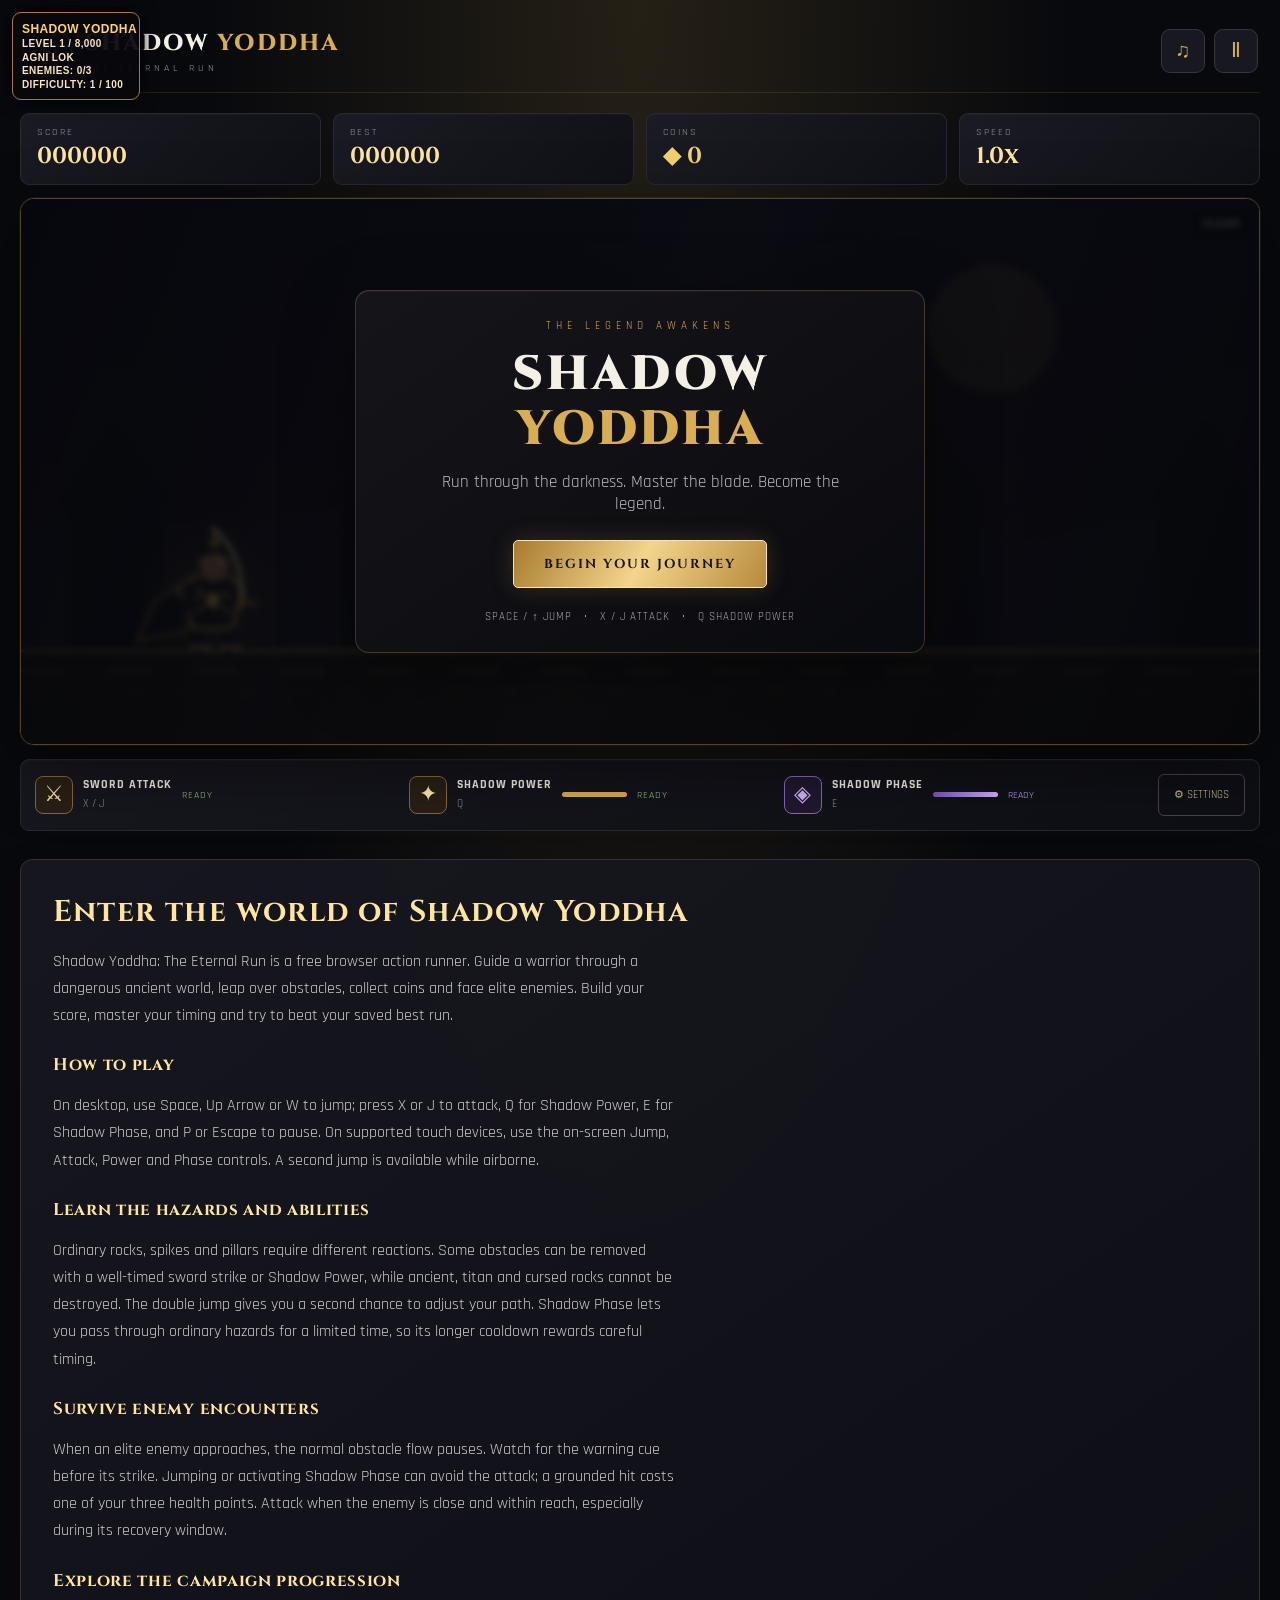
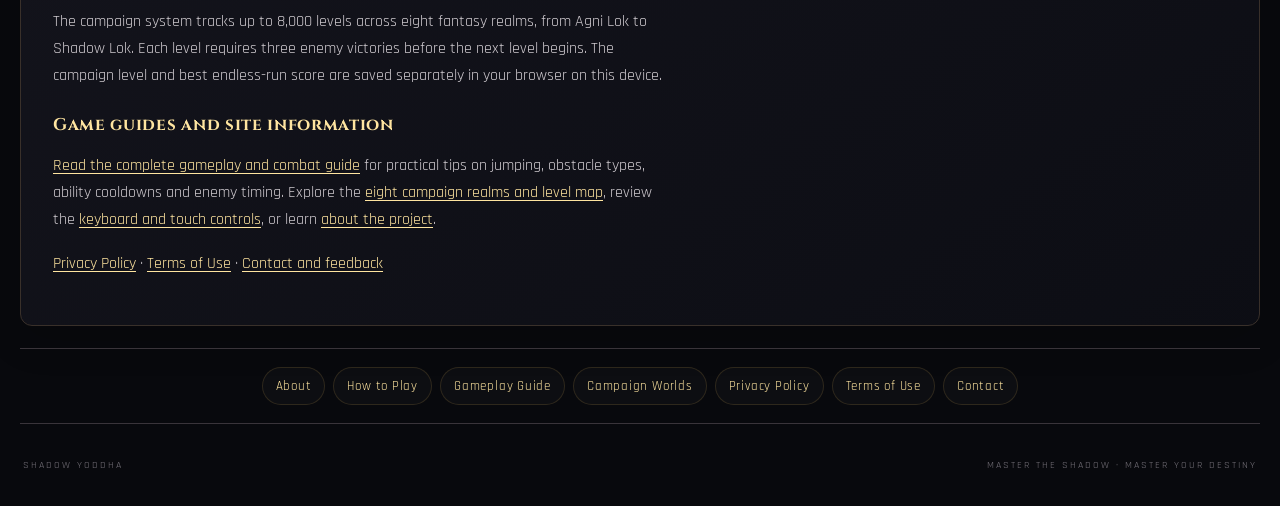
<file: index.html>
<!DOCTYPE html>
<html lang="en">
<head>
  <meta charset="UTF-8">
  <meta name="viewport" content="width=device-width, initial-scale=1.0, viewport-fit=cover">
  <meta name="theme-color" content="#090a0e">
  <meta name="description" content="Play Shadow Yoddha: The Eternal Run, a free browser action runner. Jump, collect coins, fight elite enemies and master shadow abilities on desktop or mobile.">
  <link rel="canonical" href="https://www.shadowyoddha.games/">
  <link rel="stylesheet" href="site-pages.css">
  <title>Shadow Yoddha | The Eternal Run</title>
  <link rel="stylesheet" href="style.css">
  <script async src="https://pagead2.googlesyndication.com/pagead/js/adsbygoogle.js?client=ca-pub-4497669558668906"
     crossorigin="anonymous"></script>
</head>
<body>
  <main class="game-shell">
    <header class="topbar">
      <div class="brand">
        <div class="brand-symbol">ॐ</div>
        <div>
          <h1>SHADOW <span>YODDHA</span></h1>
          <p>THE ETERNAL RUN</p>
        </div>
      </div>
      <div class="top-actions">
        <button id="soundBtn" class="icon-btn" aria-label="Toggle sound">♫</button>
        <button id="pauseBtn" class="icon-btn" aria-label="Pause game">Ⅱ</button>
      </div>
    </header>

    <section class="hud">
      <div class="stat"><small>SCORE</small><strong id="score">000000</strong></div>
      <div class="stat"><small>BEST</small><strong id="best">000000</strong></div>
      <div class="stat coins-stat"><small>COINS</small><strong>◆ <span id="coins">0</span></strong></div>
      <div class="stat"><small>SPEED</small><strong id="speed">1.0x</strong></div>
    </section>

    <section class="stage">
      <canvas id="game" width="1000" height="440"></canvas>
      <div id="battleHud" class="battle-hud hidden">
        <div class="battle-title">⚔ ELITE ENEMY ENCOUNTER</div>
        <div class="enemy-name" id="enemyName">SHADOW DEMON</div>
        <div class="enemy-health-track"><div id="enemyHealthFill"></div></div>
        <div class="battle-instruction">DEFEAT THE ENEMY TO CONTINUE YOUR JOURNEY</div>
        <div id="playerHealth" class="player-health">♥ ♥ ♥</div>
        <div id="comboDisplay" class="combo-display">COMBO x1</div>
      </div>

      <div id="startScreen" class="overlay">
        <div class="overlay-card">
          <div class="eyebrow">THE LEGEND AWAKENS</div>
          <h2>SHADOW <span>YODDHA</span></h2>
          <p>Run through the darkness. Master the blade. Become the legend.</p>
          <button id="startBtn" class="primary-btn">BEGIN YOUR JOURNEY</button>
          <div class="controls-hint">SPACE / ↑ JUMP &nbsp; • &nbsp; X / J ATTACK &nbsp; • &nbsp; Q SHADOW POWER</div>
        </div>
      </div>

      <div id="pauseScreen" class="overlay hidden">
        <div class="overlay-card">
          <div class="eyebrow">THE BATTLE WAITS</div>
          <h2>GAME <span>PAUSED</span></h2>
          <button id="resumeBtn" class="primary-btn">RESUME</button>
          <button id="pauseRestartBtn" class="secondary-btn">RESTART RUN</button>
        </div>
      </div>

      <div id="gameOverScreen" class="overlay hidden">
        <div class="overlay-card">
          <div class="eyebrow">YOUR JOURNEY ENDS</div>
          <h2>GAME <span>OVER</span></h2>
          <div class="result-grid">
            <div><small>YOUR SCORE</small><strong id="finalScore">0</strong></div>
            <div><small>BEST SCORE</small><strong id="finalBest">0</strong></div>
            <div><small>COINS</small><strong id="finalCoins">0</strong></div>
          </div>
          <button id="againBtn" class="primary-btn">RISE AGAIN</button>
        </div>
      </div>

      <div id="settingsScreen" class="overlay hidden">
        <div class="overlay-card settings-card">
          <div class="eyebrow">CUSTOMIZE YOUR JOURNEY</div>
          <h2>GAME <span>SETTINGS</span></h2>
          <label class="setting-row">Sound effects <input id="soundToggle" type="checkbox" checked></label>
          <label class="setting-row">Visual effects <input id="effectsToggle" type="checkbox" checked></label>
          <button id="closeSettingsBtn" class="primary-btn">DONE</button>
        </div>
      </div>
    </section>

    <section class="ability-bar">
      <div class="ability">
        <div class="ability-icon">⚔</div>
        <div class="ability-info"><strong>SWORD ATTACK</strong><small>X / J</small></div>
        <span class="ready">READY</span>
      </div>
      <div class="ability">
        <div class="ability-icon power-icon">✦</div>
        <div class="ability-info"><strong>SHADOW POWER</strong><small>Q</small></div>
        <div class="cooldown-track"><div id="powerFill"></div></div>
        <span id="powerStatus">READY</span>
      </div>

      <div class="ability phase-ability">
        <div class="ability-icon">◈</div>
        <div class="ability-info"><strong>SHADOW PHASE</strong><small>E</small></div>
        <div class="cooldown-track"><div id="phaseFill"></div></div>
        <span id="phaseStatus">READY</span>
      </div>
      <button id="settingsBtn" class="settings-button">⚙ SETTINGS</button>
    </section>

    <section class="mobile-controls" id="deviceControls" aria-label="Touch game controls">
      <button id="mobileJump" aria-label="Jump">JUMP</button>
      <button id="mobileAttack" aria-label="Sword attack">ATTACK</button>
      <button id="mobilePower" aria-label="Activate Shadow Power">POWER</button>
      <button id="mobilePhase" aria-label="Activate Shadow Phase">PHASE</button>
      <button id="mobileDodge" aria-label="Dodge">DODGE</button>
    </section>

    <section class="site-content" aria-label="About the game">
      <h2>Enter the world of Shadow Yoddha</h2>
      <p>Shadow Yoddha: The Eternal Run is a free browser action runner. Guide a warrior through a dangerous ancient world, leap over obstacles, collect coins and face elite enemies. Build your score, master your timing and try to beat your saved best run.</p>
      <h3>How to play</h3>
      <p>On desktop, use Space, Up Arrow or W to jump; press X or J to attack, Q for Shadow Power, E for Shadow Phase, and P or Escape to pause. On supported touch devices, use the on-screen Jump, Attack, Power and Phase controls. A second jump is available while airborne.</p>
      <h3>Learn the hazards and abilities</h3>
      <p>Ordinary rocks, spikes and pillars require different reactions. Some obstacles can be removed with a well-timed sword strike or Shadow Power, while ancient, titan and cursed rocks cannot be destroyed. The double jump gives you a second chance to adjust your path. Shadow Phase lets you pass through ordinary hazards for a limited time, so its longer cooldown rewards careful timing.</p>
      <h3>Survive enemy encounters</h3>
      <p>When an elite enemy approaches, the normal obstacle flow pauses. Watch for the warning cue before its strike. Jumping or activating Shadow Phase can avoid the attack; a grounded hit costs one of your three health points. Attack when the enemy is close and within reach, especially during its recovery window.</p>
      <h3>Explore the campaign progression</h3>
      <p>The campaign system tracks up to 8,000 levels across eight fantasy realms, from Agni Lok to Shadow Lok. Each level requires three enemy victories before the next level begins. The campaign level and best endless-run score are saved separately in your browser on this device.</p>
      <h3>Game guides and site information</h3>
      <p><a href="gameplay-guide.html">Read the complete gameplay and combat guide</a> for practical tips on jumping, obstacle types, ability cooldowns and enemy timing. Explore the <a href="campaign-worlds.html">eight campaign realms and level map</a>, review the <a href="how-to-play.html">keyboard and touch controls</a>, or learn <a href="about.html">about the project</a>.</p>
      <p><a href="privacy-policy.html">Privacy Policy</a> · <a href="terms.html">Terms of Use</a> · <a href="contact.html">Contact and feedback</a></p>
    </section>
    <nav class="site-nav" aria-label="Site information">
      <a href="about.html">About</a>
      <a href="how-to-play.html">How to Play</a>
      <a href="gameplay-guide.html">Gameplay Guide</a>
      <a href="campaign-worlds.html">Campaign Worlds</a>
      <a href="privacy-policy.html">Privacy Policy</a>
      <a href="terms.html">Terms of Use</a>
      <a href="contact.html">Contact</a>
    </nav>
    <footer>
      <span>SHADOW YODDHA</span>
      <span>MASTER THE SHADOW · MASTER YOUR DESTINY</span>
    </footer>
  </main>
  <script src="src/main.js"></script>
  <script src="weather.js" defer></script>
  <script src="src/systems/Progression.js" defer></script>
</body>
</html>
</file>
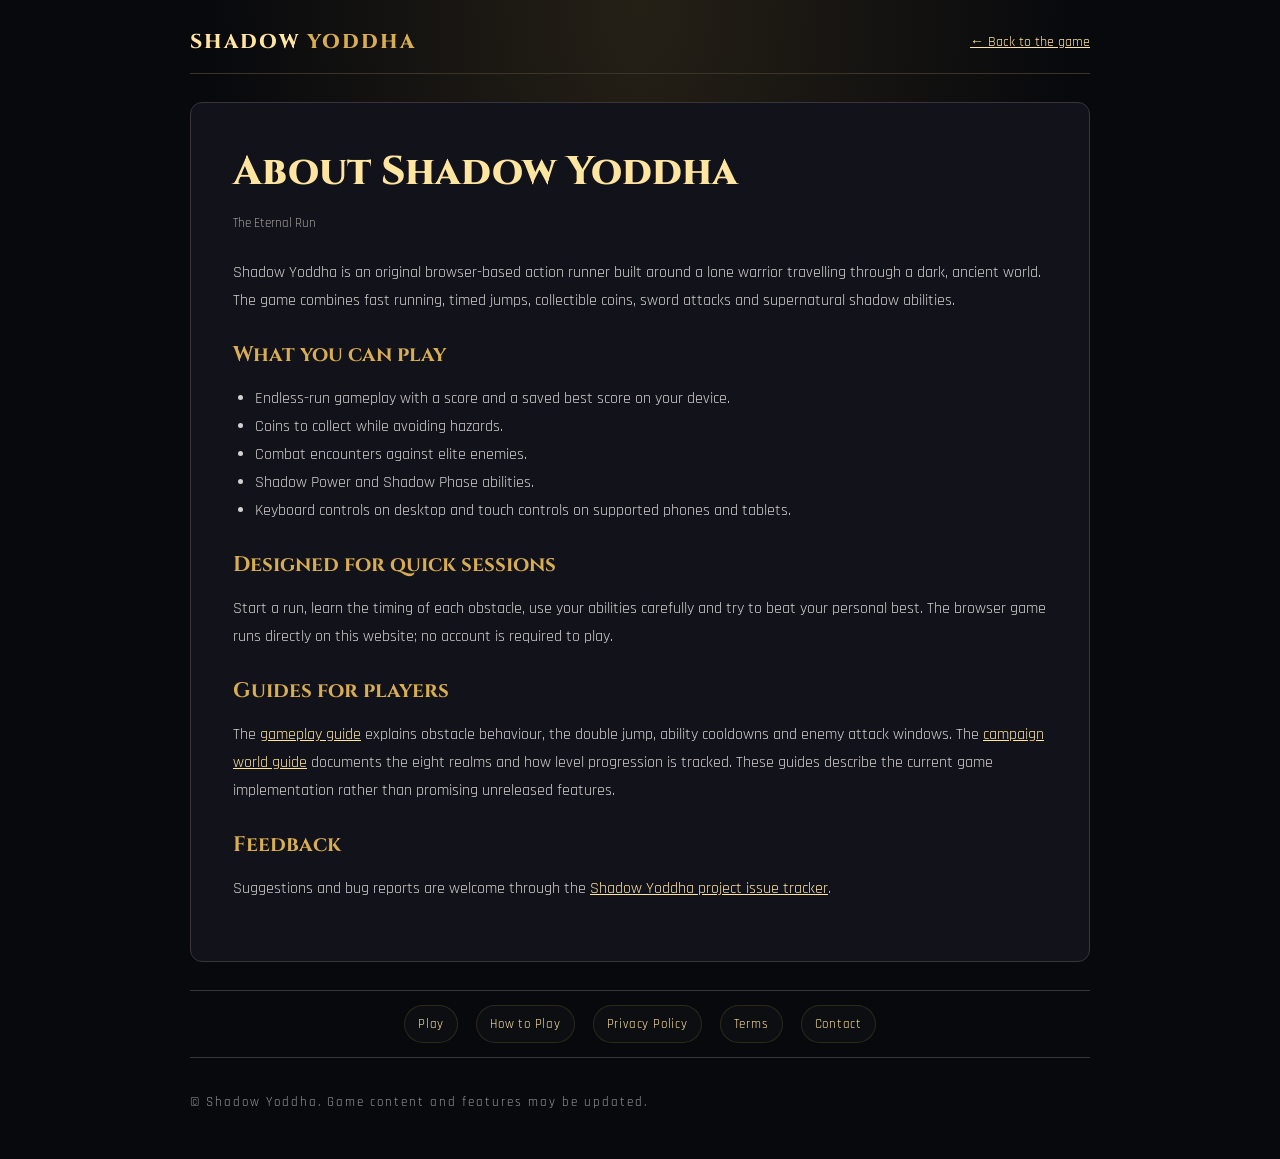
<file: about.html>
<!doctype html>
<html lang="en"><head><meta charset="utf-8"><meta name="viewport" content="width=device-width,initial-scale=1"><meta name="theme-color" content="#090a0e"><meta name="description" content="Discover Shadow Yoddha, an original browser action runner featuring a shadow warrior, combat encounters, coins and endless-run challenges."><title>About Shadow Yoddha</title><link rel="stylesheet" href="style.css"><link rel="stylesheet" href="site-pages.css"></head>
<body class="site-page"><div class="site-page-wrap"><header class="site-page-header"><a class="site-brand" href="index.html">SHADOW <span>YODDHA</span></a><a class="back-link" href="index.html">← Back to the game</a></header>
<main><h1>About Shadow Yoddha</h1><p class="updated">The Eternal Run</p>
<p>Shadow Yoddha is an original browser-based action runner built around a lone warrior travelling through a dark, ancient world. The game combines fast running, timed jumps, collectible coins, sword attacks and supernatural shadow abilities.</p>
<h2>What you can play</h2><ul><li>Endless-run gameplay with a score and a saved best score on your device.</li><li>Coins to collect while avoiding hazards.</li><li>Combat encounters against elite enemies.</li><li>Shadow Power and Shadow Phase abilities.</li><li>Keyboard controls on desktop and touch controls on supported phones and tablets.</li></ul>
<h2>Designed for quick sessions</h2><p>Start a run, learn the timing of each obstacle, use your abilities carefully and try to beat your personal best. The browser game runs directly on this website; no account is required to play.</p><h2>Guides for players</h2><p>The <a href="gameplay-guide.html">gameplay guide</a> explains obstacle behaviour, the double jump, ability cooldowns and enemy attack windows. The <a href="campaign-worlds.html">campaign world guide</a> documents the eight realms and how level progression is tracked. These guides describe the current game implementation rather than promising unreleased features.</p>
<h2>Feedback</h2><p>Suggestions and bug reports are welcome through the <a href="https://github.com/ajaymishra14/Shadow-Yoddha-Game/issues" target="_blank" rel="noopener noreferrer">Shadow Yoddha project issue tracker</a>.</p></main>
<nav class="site-nav"><a href="index.html">Play</a><a href="how-to-play.html">How to Play</a><a href="privacy-policy.html">Privacy Policy</a><a href="terms.html">Terms</a><a href="contact.html">Contact</a></nav><footer>© Shadow Yoddha. Game content and features may be updated.</footer></div></body></html>
</file>
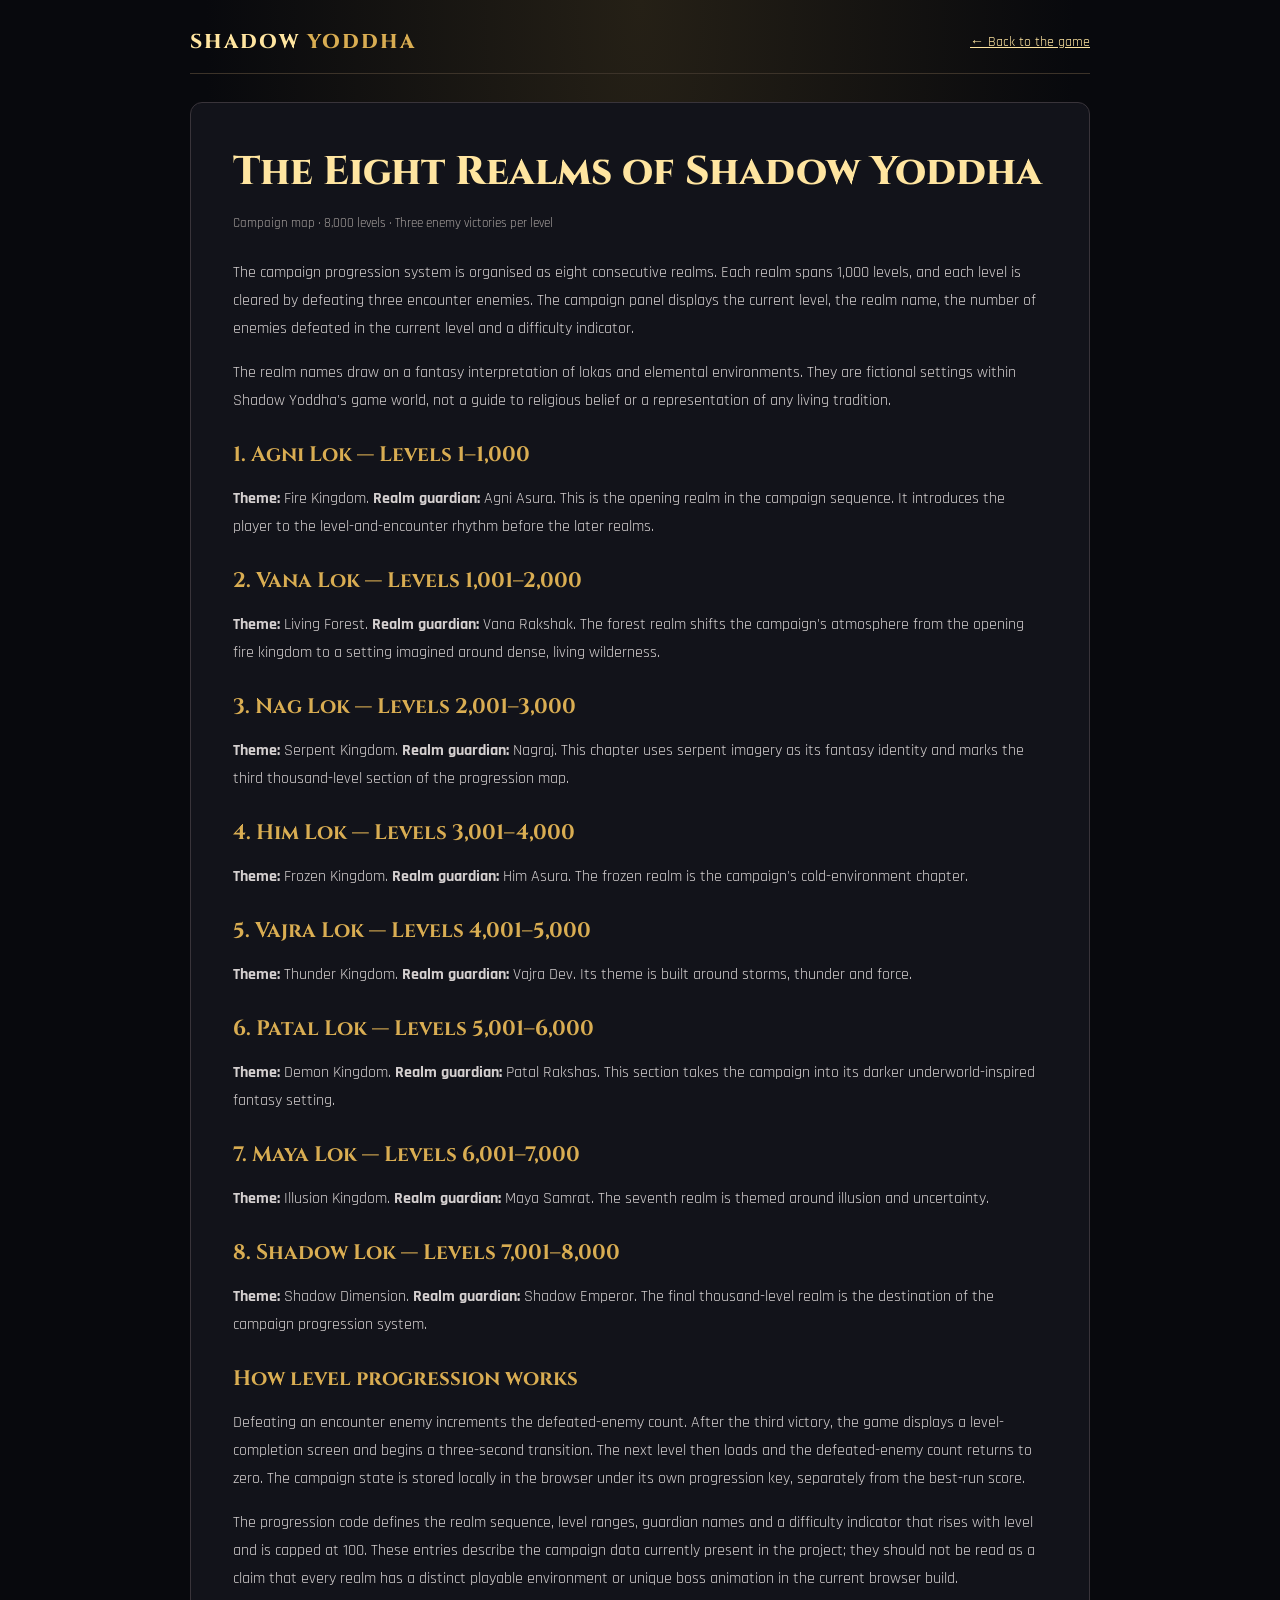
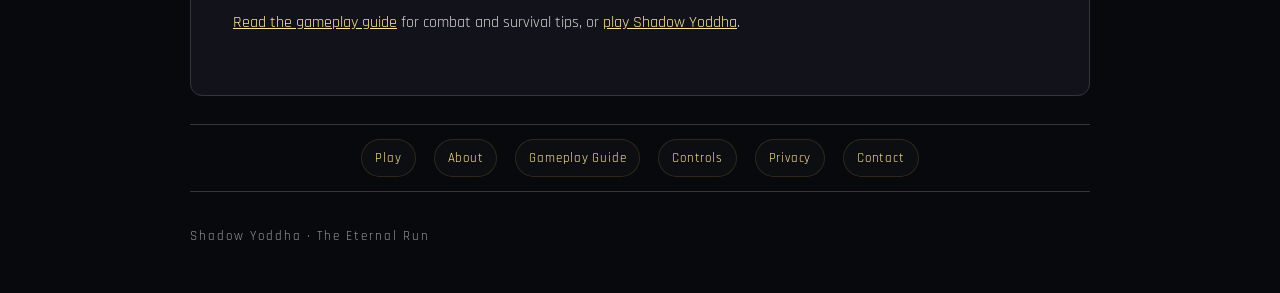
<file: campaign-worlds.html>
<!doctype html>
<html lang="en"><head><meta charset="utf-8"><meta name="viewport" content="width=device-width,initial-scale=1"><meta name="description" content="Explore the eight campaign realms and level progression planned in Shadow Yoddha: The Eternal Run."><meta name="theme-color" content="#090a0e"><link rel="canonical" href="https://www.shadowyoddha.games/campaign-worlds.html"><title>Campaign Worlds | Shadow Yoddha</title><link rel="stylesheet" href="style.css"><link rel="stylesheet" href="site-pages.css"></head>
<body class="site-page"><div class="site-page-wrap"><header class="site-page-header"><a class="site-brand" href="index.html">SHADOW <span>YODDHA</span></a><a class="back-link" href="index.html">← Back to the game</a></header>
<main><h1>The Eight Realms of Shadow Yoddha</h1><p class="updated">Campaign map · 8,000 levels · Three enemy victories per level</p>
<p>The campaign progression system is organised as eight consecutive realms. Each realm spans 1,000 levels, and each level is cleared by defeating three encounter enemies. The campaign panel displays the current level, the realm name, the number of enemies defeated in the current level and a difficulty indicator.</p>
<p>The realm names draw on a fantasy interpretation of lokas and elemental environments. They are fictional settings within Shadow Yoddha's game world, not a guide to religious belief or a representation of any living tradition.</p>
<section><h2>1. Agni Lok — Levels 1–1,000</h2><p><strong>Theme:</strong> Fire Kingdom. <strong>Realm guardian:</strong> Agni Asura. This is the opening realm in the campaign sequence. It introduces the player to the level-and-encounter rhythm before the later realms.</p></section>
<section><h2>2. Vana Lok — Levels 1,001–2,000</h2><p><strong>Theme:</strong> Living Forest. <strong>Realm guardian:</strong> Vana Rakshak. The forest realm shifts the campaign's atmosphere from the opening fire kingdom to a setting imagined around dense, living wilderness.</p></section>
<section><h2>3. Nag Lok — Levels 2,001–3,000</h2><p><strong>Theme:</strong> Serpent Kingdom. <strong>Realm guardian:</strong> Nagraj. This chapter uses serpent imagery as its fantasy identity and marks the third thousand-level section of the progression map.</p></section>
<section><h2>4. Him Lok — Levels 3,001–4,000</h2><p><strong>Theme:</strong> Frozen Kingdom. <strong>Realm guardian:</strong> Him Asura. The frozen realm is the campaign's cold-environment chapter.</p></section>
<section><h2>5. Vajra Lok — Levels 4,001–5,000</h2><p><strong>Theme:</strong> Thunder Kingdom. <strong>Realm guardian:</strong> Vajra Dev. Its theme is built around storms, thunder and force.</p></section>
<section><h2>6. Patal Lok — Levels 5,001–6,000</h2><p><strong>Theme:</strong> Demon Kingdom. <strong>Realm guardian:</strong> Patal Rakshas. This section takes the campaign into its darker underworld-inspired fantasy setting.</p></section>
<section><h2>7. Maya Lok — Levels 6,001–7,000</h2><p><strong>Theme:</strong> Illusion Kingdom. <strong>Realm guardian:</strong> Maya Samrat. The seventh realm is themed around illusion and uncertainty.</p></section>
<section><h2>8. Shadow Lok — Levels 7,001–8,000</h2><p><strong>Theme:</strong> Shadow Dimension. <strong>Realm guardian:</strong> Shadow Emperor. The final thousand-level realm is the destination of the campaign progression system.</p></section>
<h2>How level progression works</h2><p>Defeating an encounter enemy increments the defeated-enemy count. After the third victory, the game displays a level-completion screen and begins a three-second transition. The next level then loads and the defeated-enemy count returns to zero. The campaign state is stored locally in the browser under its own progression key, separately from the best-run score.</p>
<p>The progression code defines the realm sequence, level ranges, guardian names and a difficulty indicator that rises with level and is capped at 100. These entries describe the campaign data currently present in the project; they should not be read as a claim that every realm has a distinct playable environment or unique boss animation in the current browser build.</p>
<p><a href="gameplay-guide.html">Read the gameplay guide</a> for combat and survival tips, or <a href="index.html">play Shadow Yoddha</a>.</p></main>
<nav class="site-nav"><a href="index.html">Play</a><a href="about.html">About</a><a href="gameplay-guide.html">Gameplay Guide</a><a href="how-to-play.html">Controls</a><a href="privacy-policy.html">Privacy</a><a href="contact.html">Contact</a></nav><footer>Shadow Yoddha · The Eternal Run</footer></div></body></html>
</file>
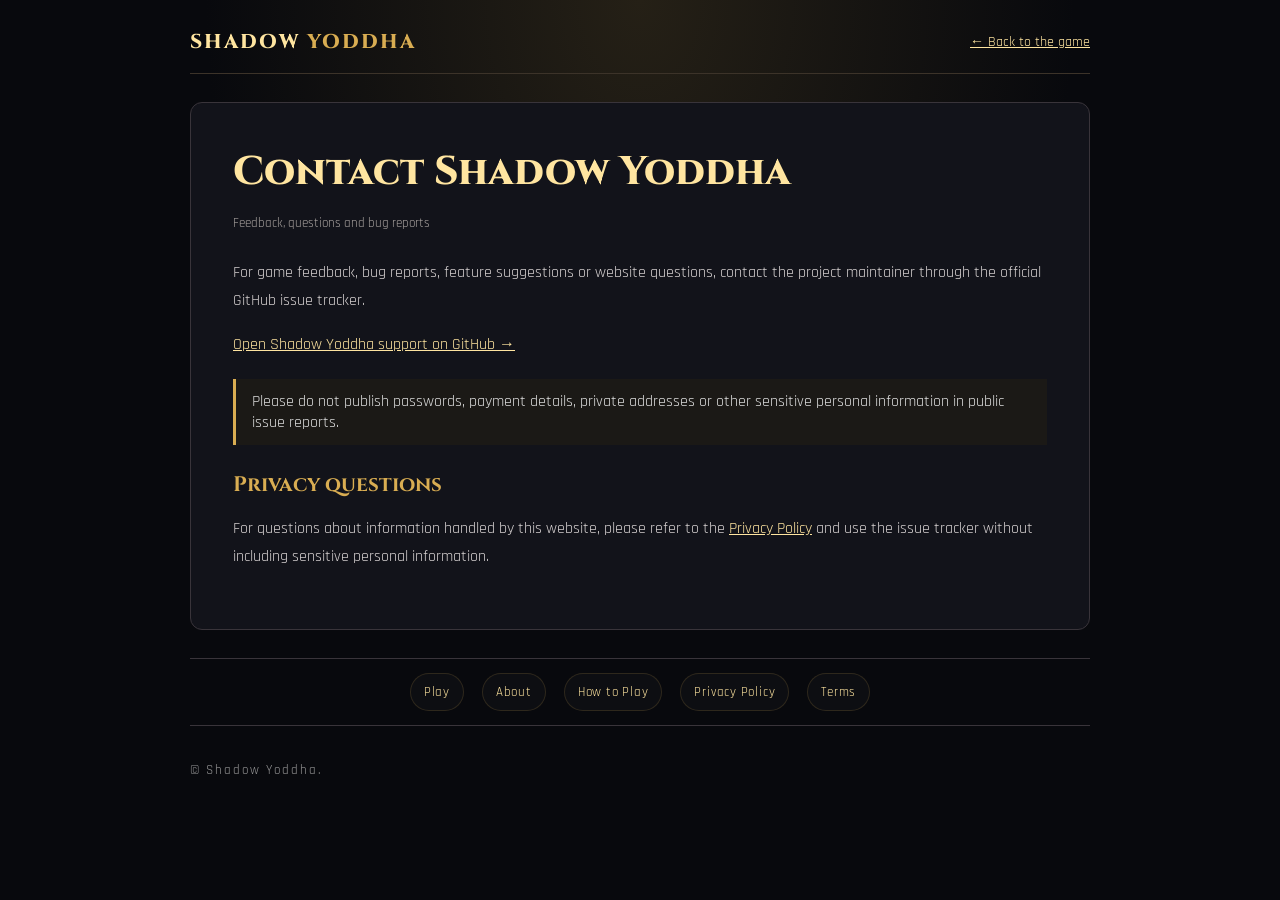
<file: contact.html>
<!doctype html>
<html lang="en"><head><meta charset="utf-8"><meta name="viewport" content="width=device-width,initial-scale=1"><meta name="theme-color" content="#090a0e"><meta name="description" content="Contact the Shadow Yoddha project maintainer with feedback, questions or bug reports."><title>Contact | Shadow Yoddha</title><link rel="stylesheet" href="style.css"><link rel="stylesheet" href="site-pages.css"></head>
<body class="site-page"><div class="site-page-wrap"><header class="site-page-header"><a class="site-brand" href="index.html">SHADOW <span>YODDHA</span></a><a class="back-link" href="index.html">← Back to the game</a></header>
<main><h1>Contact Shadow Yoddha</h1><p class="updated">Feedback, questions and bug reports</p><p>For game feedback, bug reports, feature suggestions or website questions, contact the project maintainer through the official GitHub issue tracker.</p><p><a href="https://github.com/ajaymishra14/Shadow-Yoddha-Game/issues" target="_blank" rel="noopener noreferrer">Open Shadow Yoddha support on GitHub →</a></p><div class="notice">Please do not publish passwords, payment details, private addresses or other sensitive personal information in public issue reports.</div><h2>Privacy questions</h2><p>For questions about information handled by this website, please refer to the <a href="privacy-policy.html">Privacy Policy</a> and use the issue tracker without including sensitive personal information.</p></main>
<nav class="site-nav"><a href="index.html">Play</a><a href="about.html">About</a><a href="how-to-play.html">How to Play</a><a href="privacy-policy.html">Privacy Policy</a><a href="terms.html">Terms</a></nav><footer>© Shadow Yoddha.</footer></div></body></html>
</file>
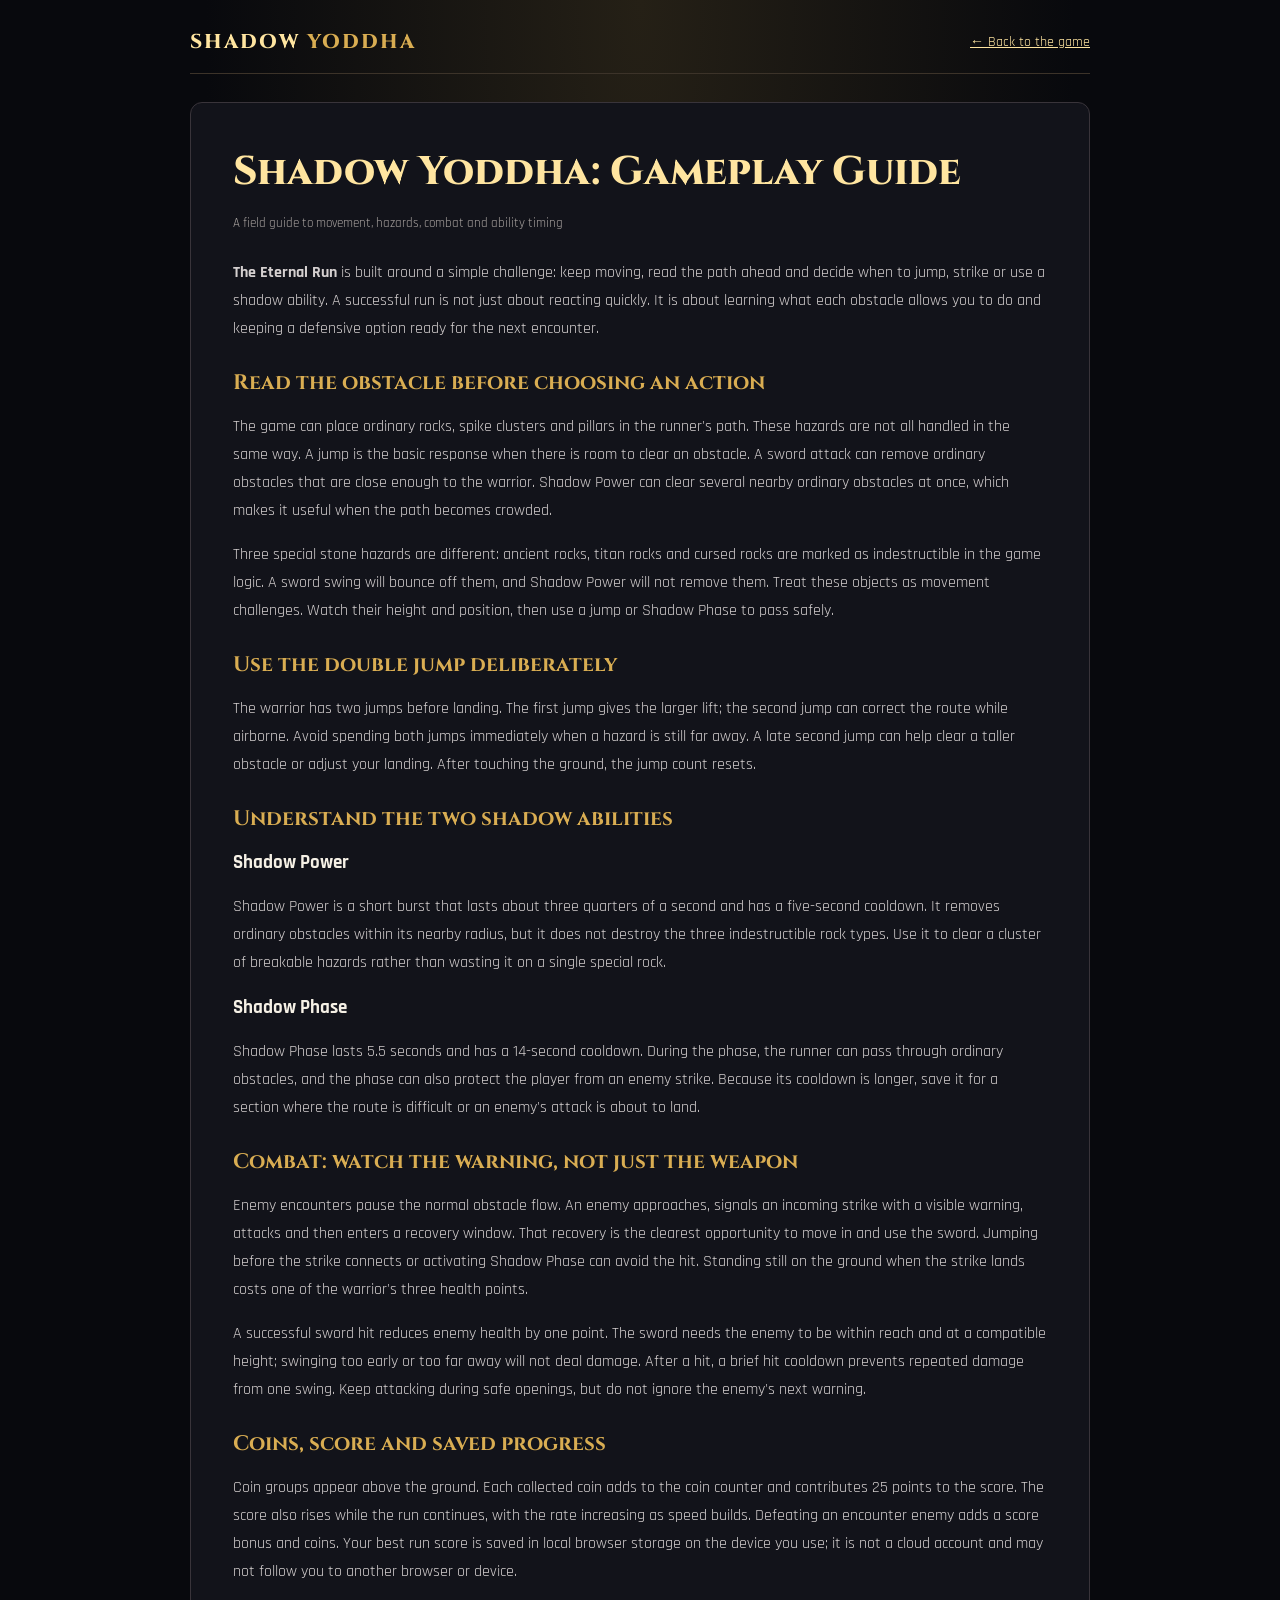
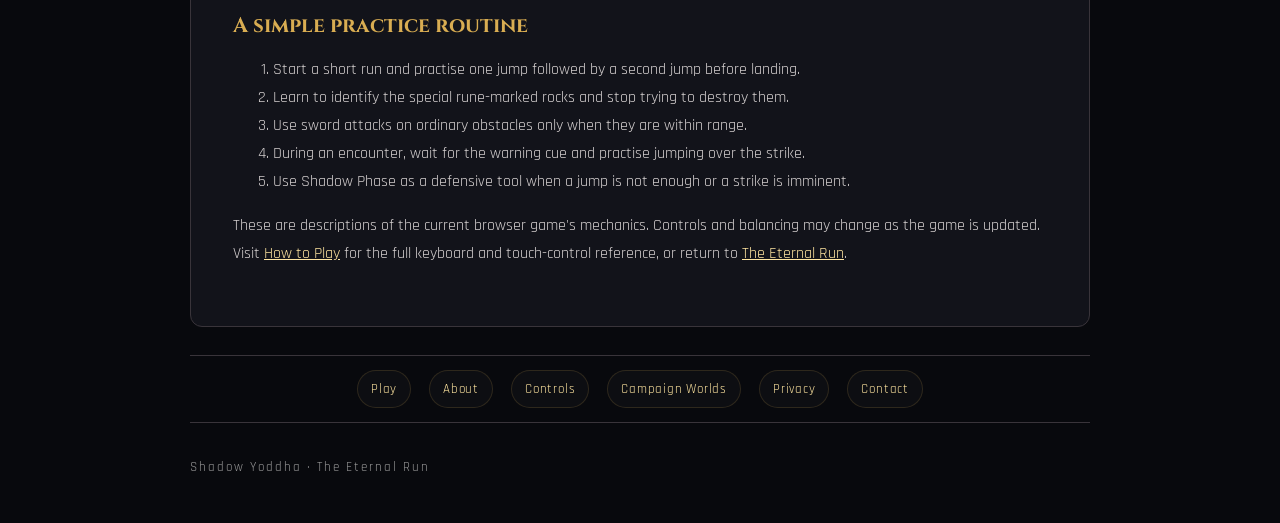
<file: gameplay-guide.html>
<!doctype html>
<html lang="en"><head><meta charset="utf-8"><meta name="viewport" content="width=device-width,initial-scale=1"><meta name="description" content="A practical Shadow Yoddha gameplay guide covering obstacle types, movement, combat timing, coins and ability management."><meta name="theme-color" content="#090a0e"><link rel="canonical" href="https://www.shadowyoddha.games/gameplay-guide.html"><title>Shadow Yoddha Gameplay Guide | The Eternal Run</title><link rel="stylesheet" href="style.css"><link rel="stylesheet" href="site-pages.css"></head>
<body class="site-page"><div class="site-page-wrap"><header class="site-page-header"><a class="site-brand" href="index.html">SHADOW <span>YODDHA</span></a><a class="back-link" href="index.html">← Back to the game</a></header>
<main><h1>Shadow Yoddha: Gameplay Guide</h1><p class="updated">A field guide to movement, hazards, combat and ability timing</p>
<p><strong>The Eternal Run</strong> is built around a simple challenge: keep moving, read the path ahead and decide when to jump, strike or use a shadow ability. A successful run is not just about reacting quickly. It is about learning what each obstacle allows you to do and keeping a defensive option ready for the next encounter.</p>
<h2>Read the obstacle before choosing an action</h2>
<p>The game can place ordinary rocks, spike clusters and pillars in the runner's path. These hazards are not all handled in the same way. A jump is the basic response when there is room to clear an obstacle. A sword attack can remove ordinary obstacles that are close enough to the warrior. Shadow Power can clear several nearby ordinary obstacles at once, which makes it useful when the path becomes crowded.</p>
<p>Three special stone hazards are different: ancient rocks, titan rocks and cursed rocks are marked as indestructible in the game logic. A sword swing will bounce off them, and Shadow Power will not remove them. Treat these objects as movement challenges. Watch their height and position, then use a jump or Shadow Phase to pass safely.</p>
<h2>Use the double jump deliberately</h2>
<p>The warrior has two jumps before landing. The first jump gives the larger lift; the second jump can correct the route while airborne. Avoid spending both jumps immediately when a hazard is still far away. A late second jump can help clear a taller obstacle or adjust your landing. After touching the ground, the jump count resets.</p>
<h2>Understand the two shadow abilities</h2>
<h3>Shadow Power</h3>
<p>Shadow Power is a short burst that lasts about three quarters of a second and has a five-second cooldown. It removes ordinary obstacles within its nearby radius, but it does not destroy the three indestructible rock types. Use it to clear a cluster of breakable hazards rather than wasting it on a single special rock.</p>
<h3>Shadow Phase</h3>
<p>Shadow Phase lasts 5.5 seconds and has a 14-second cooldown. During the phase, the runner can pass through ordinary obstacles, and the phase can also protect the player from an enemy strike. Because its cooldown is longer, save it for a section where the route is difficult or an enemy's attack is about to land.</p>
<h2>Combat: watch the warning, not just the weapon</h2>
<p>Enemy encounters pause the normal obstacle flow. An enemy approaches, signals an incoming strike with a visible warning, attacks and then enters a recovery window. That recovery is the clearest opportunity to move in and use the sword. Jumping before the strike connects or activating Shadow Phase can avoid the hit. Standing still on the ground when the strike lands costs one of the warrior's three health points.</p>
<p>A successful sword hit reduces enemy health by one point. The sword needs the enemy to be within reach and at a compatible height; swinging too early or too far away will not deal damage. After a hit, a brief hit cooldown prevents repeated damage from one swing. Keep attacking during safe openings, but do not ignore the enemy's next warning.</p>
<h2>Coins, score and saved progress</h2>
<p>Coin groups appear above the ground. Each collected coin adds to the coin counter and contributes 25 points to the score. The score also rises while the run continues, with the rate increasing as speed builds. Defeating an encounter enemy adds a score bonus and coins. Your best run score is saved in local browser storage on the device you use; it is not a cloud account and may not follow you to another browser or device.</p>
<h2>A simple practice routine</h2>
<ol><li>Start a short run and practise one jump followed by a second jump before landing.</li><li>Learn to identify the special rune-marked rocks and stop trying to destroy them.</li><li>Use sword attacks on ordinary obstacles only when they are within range.</li><li>During an encounter, wait for the warning cue and practise jumping over the strike.</li><li>Use Shadow Phase as a defensive tool when a jump is not enough or a strike is imminent.</li></ol>
<p>These are descriptions of the current browser game's mechanics. Controls and balancing may change as the game is updated. Visit <a href="how-to-play.html">How to Play</a> for the full keyboard and touch-control reference, or return to <a href="index.html">The Eternal Run</a>.</p></main>
<nav class="site-nav"><a href="index.html">Play</a><a href="about.html">About</a><a href="how-to-play.html">Controls</a><a href="campaign-worlds.html">Campaign Worlds</a><a href="privacy-policy.html">Privacy</a><a href="contact.html">Contact</a></nav><footer>Shadow Yoddha · The Eternal Run</footer></div></body></html>
</file>
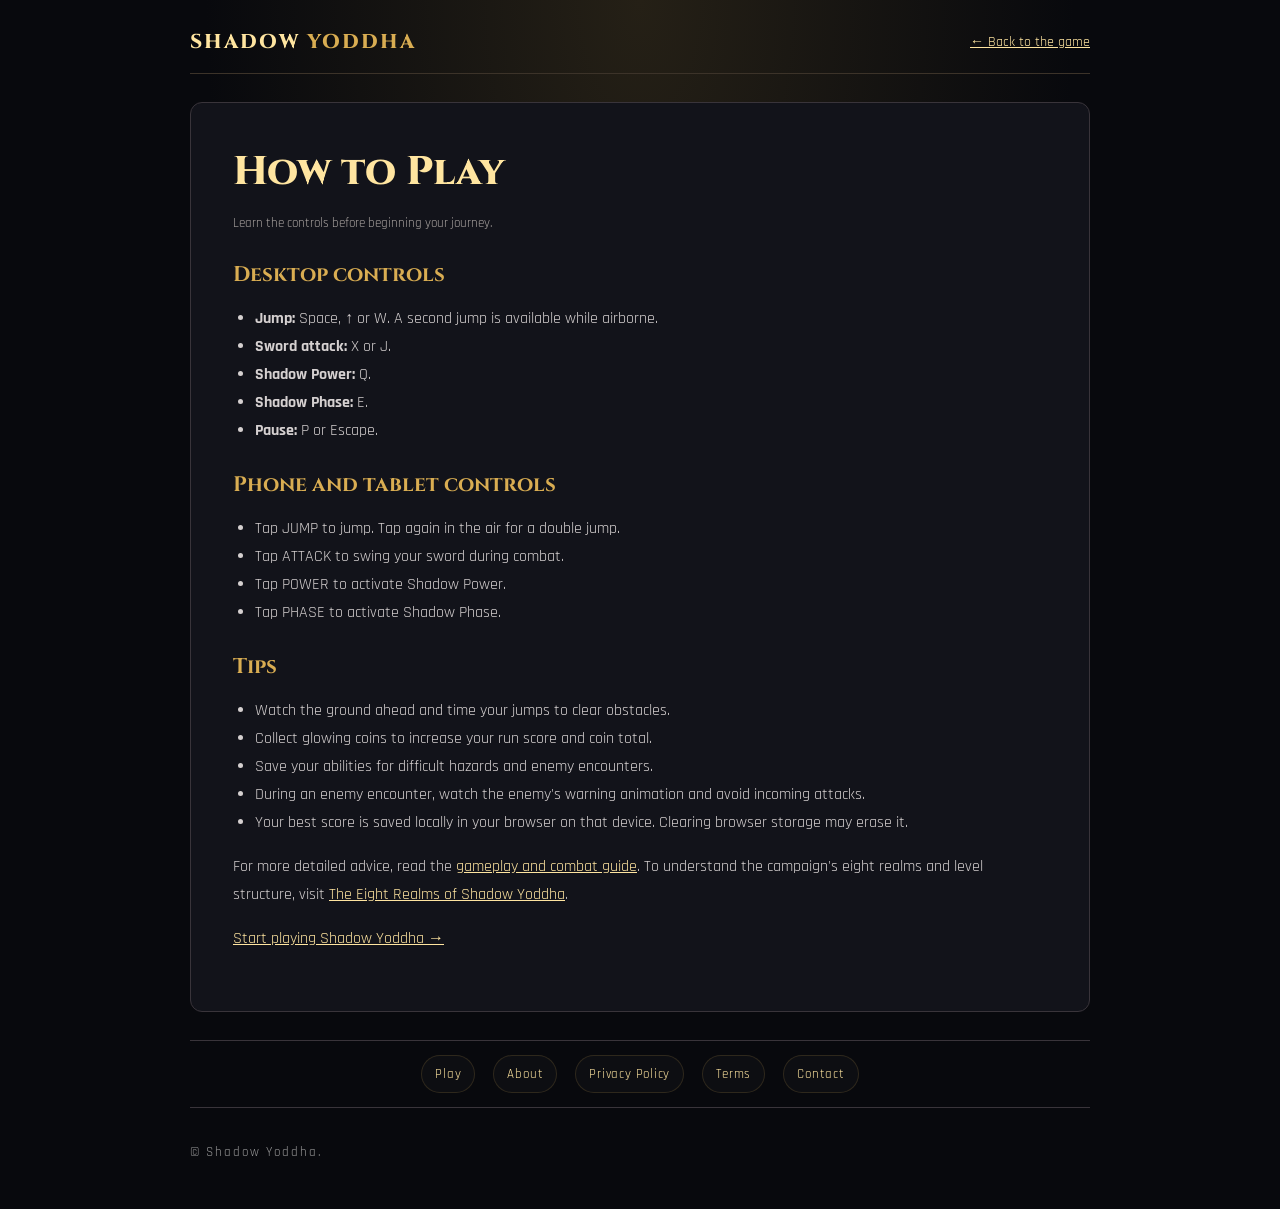
<file: how-to-play.html>
<!doctype html>
<html lang="en"><head><meta charset="utf-8"><meta name="viewport" content="width=device-width,initial-scale=1"><meta name="theme-color" content="#090a0e"><meta name="description" content="Learn Shadow Yoddha controls, jumping, sword attacks, Shadow Power and Shadow Phase."><title>How to Play Shadow Yoddha</title><link rel="stylesheet" href="style.css"><link rel="stylesheet" href="site-pages.css"></head>
<body class="site-page"><div class="site-page-wrap"><header class="site-page-header"><a class="site-brand" href="index.html">SHADOW <span>YODDHA</span></a><a class="back-link" href="index.html">← Back to the game</a></header>
<main><h1>How to Play</h1><p class="updated">Learn the controls before beginning your journey.</p>
<h2>Desktop controls</h2><ul><li><strong>Jump:</strong> Space, ↑ or W. A second jump is available while airborne.</li><li><strong>Sword attack:</strong> X or J.</li><li><strong>Shadow Power:</strong> Q.</li><li><strong>Shadow Phase:</strong> E.</li><li><strong>Pause:</strong> P or Escape.</li></ul>
<h2>Phone and tablet controls</h2><ul><li>Tap JUMP to jump. Tap again in the air for a double jump.</li><li>Tap ATTACK to swing your sword during combat.</li><li>Tap POWER to activate Shadow Power.</li><li>Tap PHASE to activate Shadow Phase.</li></ul>
<h2>Tips</h2><ul><li>Watch the ground ahead and time your jumps to clear obstacles.</li><li>Collect glowing coins to increase your run score and coin total.</li><li>Save your abilities for difficult hazards and enemy encounters.</li><li>During an enemy encounter, watch the enemy's warning animation and avoid incoming attacks.</li><li>Your best score is saved locally in your browser on that device. Clearing browser storage may erase it.</li></ul><p>For more detailed advice, read the <a href="gameplay-guide.html">gameplay and combat guide</a>. To understand the campaign's eight realms and level structure, visit <a href="campaign-worlds.html">The Eight Realms of Shadow Yoddha</a>.</p><p><a href="index.html">Start playing Shadow Yoddha →</a></p></main>
<nav class="site-nav"><a href="index.html">Play</a><a href="about.html">About</a><a href="privacy-policy.html">Privacy Policy</a><a href="terms.html">Terms</a><a href="contact.html">Contact</a></nav><footer>© Shadow Yoddha.</footer></div></body></html>
</file>
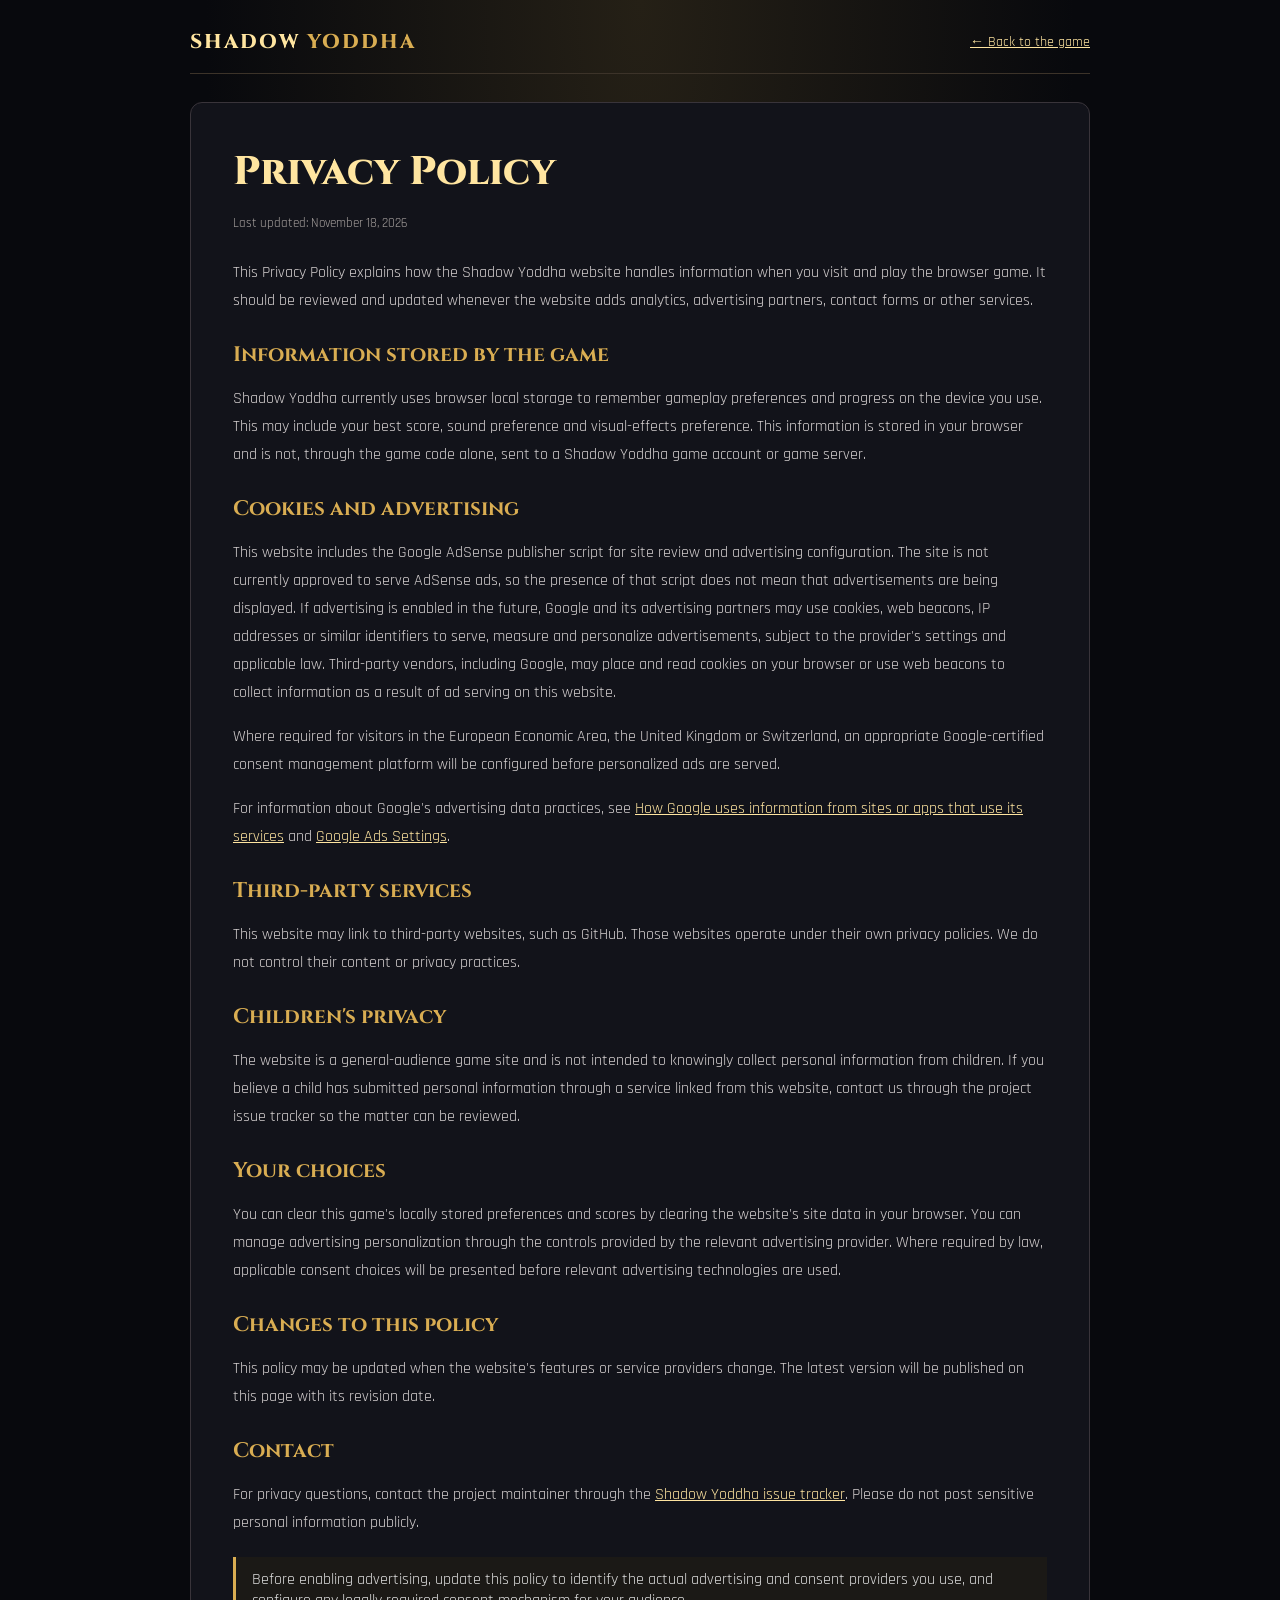
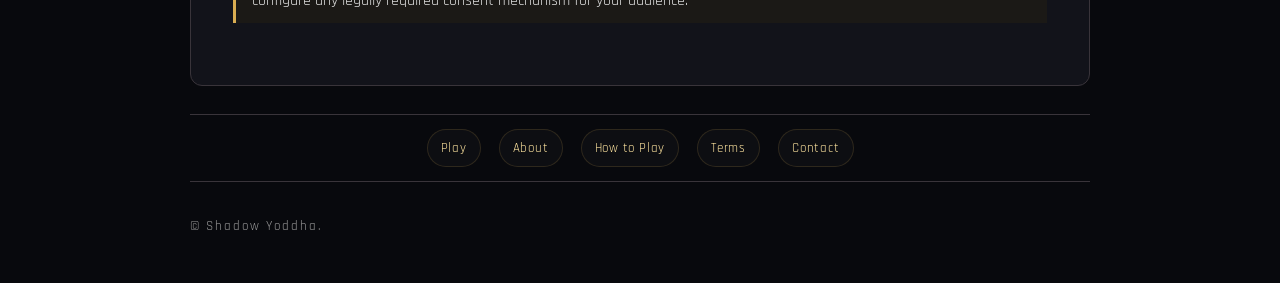
<file: privacy-policy.html>
<!doctype html>
<html lang="en"><head><meta charset="utf-8"><meta name="viewport" content="width=device-width,initial-scale=1"><meta name="theme-color" content="#090a0e"><meta name="description" content="Read the Shadow Yoddha privacy policy, including browser storage and information about advertising cookies."><title>Privacy Policy | Shadow Yoddha</title><link rel="stylesheet" href="style.css"><link rel="stylesheet" href="site-pages.css"></head>
<body class="site-page"><div class="site-page-wrap"><header class="site-page-header"><a class="site-brand" href="index.html">SHADOW <span>YODDHA</span></a><a class="back-link" href="index.html">← Back to the game</a></header>
<main><h1>Privacy Policy</h1><p class="updated">Last updated: November 18, 2026</p>
<p>This Privacy Policy explains how the Shadow Yoddha website handles information when you visit and play the browser game. It should be reviewed and updated whenever the website adds analytics, advertising partners, contact forms or other services.</p>
<h2>Information stored by the game</h2><p>Shadow Yoddha currently uses browser local storage to remember gameplay preferences and progress on the device you use. This may include your best score, sound preference and visual-effects preference. This information is stored in your browser and is not, through the game code alone, sent to a Shadow Yoddha game account or game server.</p>
<h2>Cookies and advertising</h2><p>This website includes the Google AdSense publisher script for site review and advertising configuration. The site is not currently approved to serve AdSense ads, so the presence of that script does not mean that advertisements are being displayed. If advertising is enabled in the future, Google and its advertising partners may use cookies, web beacons, IP addresses or similar identifiers to serve, measure and personalize advertisements, subject to the provider's settings and applicable law. Third-party vendors, including Google, may place and read cookies on your browser or use web beacons to collect information as a result of ad serving on this website.</p>
<p>Where required for visitors in the European Economic Area, the United Kingdom or Switzerland, an appropriate Google-certified consent management platform will be configured before personalized ads are served.</p><p>For information about Google's advertising data practices, see <a href="https://policies.google.com/technologies/partner-sites" target="_blank" rel="noopener noreferrer">How Google uses information from sites or apps that use its services</a> and <a href="https://adssettings.google.com/" target="_blank" rel="noopener noreferrer">Google Ads Settings</a>.</p>
<h2>Third-party services</h2><p>This website may link to third-party websites, such as GitHub. Those websites operate under their own privacy policies. We do not control their content or privacy practices.</p>
<h2>Children's privacy</h2><p>The website is a general-audience game site and is not intended to knowingly collect personal information from children. If you believe a child has submitted personal information through a service linked from this website, contact us through the project issue tracker so the matter can be reviewed.</p>
<h2>Your choices</h2><p>You can clear this game's locally stored preferences and scores by clearing the website's site data in your browser. You can manage advertising personalization through the controls provided by the relevant advertising provider. Where required by law, applicable consent choices will be presented before relevant advertising technologies are used.</p>
<h2>Changes to this policy</h2><p>This policy may be updated when the website's features or service providers change. The latest version will be published on this page with its revision date.</p>
<h2>Contact</h2><p>For privacy questions, contact the project maintainer through the <a href="https://github.com/ajaymishra14/Shadow-Yoddha-Game/issues" target="_blank" rel="noopener noreferrer">Shadow Yoddha issue tracker</a>. Please do not post sensitive personal information publicly.</p>
<div class="notice">Before enabling advertising, update this policy to identify the actual advertising and consent providers you use, and configure any legally required consent mechanism for your audience.</div></main>
<nav class="site-nav"><a href="index.html">Play</a><a href="about.html">About</a><a href="how-to-play.html">How to Play</a><a href="terms.html">Terms</a><a href="contact.html">Contact</a></nav><footer>© Shadow Yoddha.</footer></div></body></html>
</file>
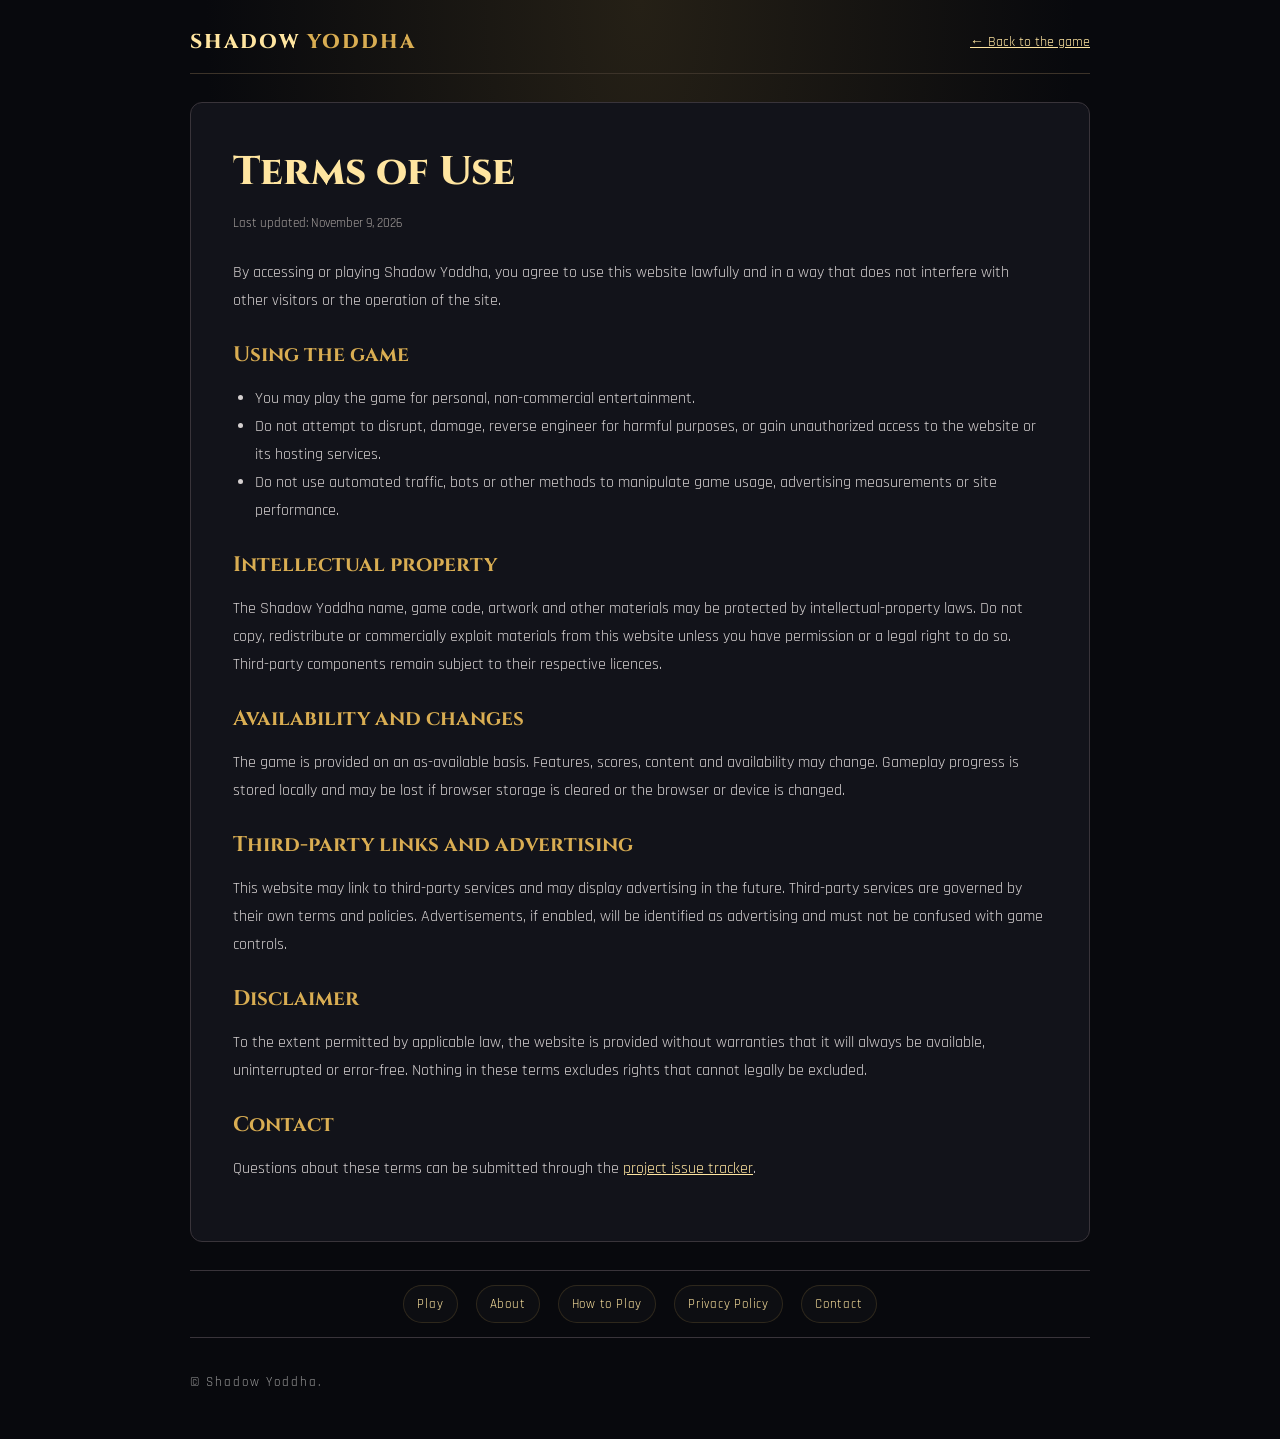
<file: terms.html>
<!doctype html>
<html lang="en"><head><meta charset="utf-8"><meta name="viewport" content="width=device-width,initial-scale=1"><meta name="theme-color" content="#090a0e"><meta name="description" content="Terms of use for the Shadow Yoddha browser game and website."><title>Terms of Use | Shadow Yoddha</title><link rel="stylesheet" href="style.css"><link rel="stylesheet" href="site-pages.css"></head>
<body class="site-page"><div class="site-page-wrap"><header class="site-page-header"><a class="site-brand" href="index.html">SHADOW <span>YODDHA</span></a><a class="back-link" href="index.html">← Back to the game</a></header>
<main><h1>Terms of Use</h1><p class="updated">Last updated: November 9, 2026</p><p>By accessing or playing Shadow Yoddha, you agree to use this website lawfully and in a way that does not interfere with other visitors or the operation of the site.</p>
<h2>Using the game</h2><ul><li>You may play the game for personal, non-commercial entertainment.</li><li>Do not attempt to disrupt, damage, reverse engineer for harmful purposes, or gain unauthorized access to the website or its hosting services.</li><li>Do not use automated traffic, bots or other methods to manipulate game usage, advertising measurements or site performance.</li></ul>
<h2>Intellectual property</h2><p>The Shadow Yoddha name, game code, artwork and other materials may be protected by intellectual-property laws. Do not copy, redistribute or commercially exploit materials from this website unless you have permission or a legal right to do so. Third-party components remain subject to their respective licences.</p>
<h2>Availability and changes</h2><p>The game is provided on an as-available basis. Features, scores, content and availability may change. Gameplay progress is stored locally and may be lost if browser storage is cleared or the browser or device is changed.</p>
<h2>Third-party links and advertising</h2><p>This website may link to third-party services and may display advertising in the future. Third-party services are governed by their own terms and policies. Advertisements, if enabled, will be identified as advertising and must not be confused with game controls.</p>
<h2>Disclaimer</h2><p>To the extent permitted by applicable law, the website is provided without warranties that it will always be available, uninterrupted or error-free. Nothing in these terms excludes rights that cannot legally be excluded.</p>
<h2>Contact</h2><p>Questions about these terms can be submitted through the <a href="https://github.com/ajaymishra14/Shadow-Yoddha-Game/issues" target="_blank" rel="noopener noreferrer">project issue tracker</a>.</p></main>
<nav class="site-nav"><a href="index.html">Play</a><a href="about.html">About</a><a href="how-to-play.html">How to Play</a><a href="privacy-policy.html">Privacy Policy</a><a href="contact.html">Contact</a></nav><footer>© Shadow Yoddha.</footer></div></body></html>
</file>
<file: site-pages.css>
/* Shadow Yoddha supporting pages and monetization-ready site content */
:root{--gold:#d9ad52;--gold-light:#ffe5a0}
.site-content{margin:22px 0;padding:clamp(18px,4vw,32px);background:linear-gradient(145deg,#15151c,#0f1016);border:1px solid #39302a;border-radius:12px;color:#eee9df}
.site-content h2,.site-content h3{font-family:Cinzel,Georgia,serif;color:var(--gold-light);letter-spacing:.04em}
.site-content h2{font-size:clamp(22px,3vw,30px);margin:0 0 12px}
.site-content h3{font-size:17px;margin:24px 0 8px}
.site-content p,.site-content li{font-size:16px;line-height:1.7;color:#d0cbd0}
.site-content a,.site-nav a{color:var(--gold-light);text-underline-offset:3px}
.site-nav{display:flex;flex-wrap:wrap;gap:10px 18px;justify-content:center;margin:16px 0;padding:14px;border-top:1px solid #39343a;border-bottom:1px solid #39343a}
.site-nav a{font-size:13px;letter-spacing:.06em}
.site-page{min-height:100vh;padding:28px 16px;background:radial-gradient(ellipse at 50% 0%,#252016 0%,transparent 48%),#08090d;color:#f5f0e5;font-family:Rajdhani,Arial,sans-serif}
.site-page-wrap{width:min(900px,100%);margin:0 auto}
.site-page-header{display:flex;justify-content:space-between;align-items:center;gap:16px;padding-bottom:18px;border-bottom:1px solid #3c3329}
.site-brand{font:800 20px Cinzel,Georgia,serif;letter-spacing:2px;color:#f5f0e5;text-decoration:none}
.site-brand span{color:var(--gold)}
.site-page-header a.back-link{color:var(--gold-light);font-size:14px}
.site-page main{margin:28px 0;padding:clamp(20px,5vw,42px);background:#12131a;border:1px solid #39343a;border-radius:12px}
.site-page h1{font:800 clamp(27px,5vw,40px) Cinzel,Georgia,serif;color:var(--gold-light);margin:0 0 8px}
.site-page .updated{color:#a9a3a0;font-size:13px;margin-bottom:24px}
.site-page h2{font:700 21px Cinzel,Georgia,serif;color:var(--gold);margin:26px 0 8px}
.site-page p,.site-page li{font-size:16px;line-height:1.75;color:#d5d0d0}
.site-page a{color:var(--gold-light)}
.site-page ul{padding-left:22px}
.site-page footer{text-align:center;color:#999;padding:18px 0;font-size:13px}
.site-page .notice{border-left:3px solid var(--gold);padding:12px 16px;background:#1b1916;color:#ddd;margin:20px 0}
@media(max-width:600px){.site-page{padding:14px 10px}.site-page-header{align-items:flex-start;flex-direction:column}.site-content{margin:14px 0}.site-content p,.site-content li,.site-page p,.site-page li{font-size:15px}}
</file>
<file: style.css>
@import url('https://fonts.googleapis.com/css2?family=Cinzel:wght@500;600;700;800;900&family=Rajdhani:wght@400;500;600;700&display=swap');

:root {
  color-scheme: dark;
  --gold: #d9ad52;
  --gold-light: #ffe5a0;
  --bg: #090a0e;
  --panel: #12131a;
  --muted: #92919a;
}

* { box-sizing: border-box; }
body {
  margin: 0;
  min-height: 100vh;
  background:
    radial-gradient(ellipse at 50% 0%, #252016 0%, transparent 48%),
    #08090d;
  color: #f5f0e5;
  font-family: Rajdhani, sans-serif;
  display: flex;
  justify-content: center;
  padding: 24px 16px;
}
button { font: inherit; cursor: pointer; }
.game-shell { width: min(1180px, 100%); }
.topbar { display:flex; align-items:center; justify-content:space-between; margin-bottom:20px; }
.brand { display:flex; align-items:center; gap:13px; }
.brand-symbol {
  width:48px;height:48px;border:1px solid var(--gold);border-radius:50%;
  display:grid;place-items:center;color:var(--gold);font-size:27px;
  box-shadow:0 0 24px #d9ad5222;
}
.brand h1 { margin:0;font:800 21px Cinzel,serif;letter-spacing:2px; }
.brand h1 span,.overlay h2 span { color:var(--gold); }
.brand p { margin:3px 0 0;color:var(--muted);font-size:10px;letter-spacing:4px; }
.top-actions { display:flex;gap:9px; }
.icon-btn {
  width:42px;height:42px;background:#171820;border:1px solid #38343a;
  color:var(--gold);border-radius:9px;font-size:20px;
}
.hud {
  display:grid;grid-template-columns:repeat(4,1fr);gap:10px;margin-bottom:12px;
}
.stat {
  padding:10px 15px;background:linear-gradient(120deg,#15161d,#101116);
  border:1px solid #292831;border-radius:9px;
}
.stat small,.result-grid small { display:block;color:var(--muted);font-size:10px;letter-spacing:2px; }
.stat strong { display:block;font:700 21px Cinzel,serif;margin-top:3px;color:var(--gold-light); }
.coins-stat strong { color:#f4d16e; }
.stage {
  position:relative;overflow:hidden;border:1px solid #54432b;border-radius:12px;
  background:#0b0d15;box-shadow:0 20px 65px #0009,0 0 30px #d9ad520b;
}
canvas { display:block;width:100%;height:auto;aspect-ratio:1000/440; }
.overlay {
  position:absolute;inset:0;display:grid;place-items:center;text-align:center;
  background:linear-gradient(90deg,#07080bd9,#090a0dcc,#07080bd9);
  backdrop-filter:blur(3px);padding:20px;
}
.hidden { display:none !important; }
.overlay-card { max-width:570px;width:100%; }
.eyebrow { color:var(--gold);letter-spacing:5px;font-size:11px;margin-bottom:14px; }
.overlay h2 { font:900 clamp(27px,5vw,48px) Cinzel,serif;letter-spacing:3px;margin:0 0 13px; }
.overlay-card p { color:#c0bdc0;font-size:17px;margin:0 auto 25px;max-width:440px; }
.primary-btn,.secondary-btn {
  display:block;margin:10px auto;padding:13px 30px;border-radius:5px;
  font:700 13px Cinzel,serif;letter-spacing:2px;min-width:220px;
}
.primary-btn {
  border:1px solid var(--gold-light);color:#17120a;
  background:linear-gradient(120deg,#a77b2e,#f3d58c,#b68a3d);
  box-shadow:0 0 25px #d9ad5230;
}
.secondary-btn { background:#171820;color:var(--gold);border:1px solid #66502e; }
.controls-hint { color:#aaa;font-size:11px;letter-spacing:1px;margin-top:22px; }
.ability-bar {
  display:flex;align-items:center;gap:20px;padding:14px 16px;margin-top:12px;
  background:var(--panel);border:1px solid #292831;border-radius:9px;
}
.ability { display:flex;align-items:center;gap:10px;flex:1;min-width:0; }
.ability-icon {
  width:38px;height:38px;display:grid;place-items:center;border:1px solid #8a692e;
  color:var(--gold-light);border-radius:8px;font-size:22px;background:#282015;
}
.power-icon { color:#fff0ad; }
.ability-info strong { display:block;font-size:12px;letter-spacing:1px; }
.ability-info small { color:var(--muted);font-size:11px; }
.ready,#powerStatus { color:#9ecb88;font-size:10px;letter-spacing:1px;white-space:nowrap; }
.cooldown-track { height:5px;background:#34313a;border-radius:5px;flex:1;max-width:65px;overflow:hidden; }
#powerFill { height:100%;width:100%;background:var(--gold);transition:width .1s; }
.settings-button { background:none;border:1px solid #49434a;color:#d5c49c;border-radius:6px;padding:9px 12px;white-space:nowrap;font-size:11px; }
.settings-card { max-width:390px; }
.setting-row { display:flex;justify-content:space-between;align-items:center;padding:13px;border-bottom:1px solid #39333a;color:#ddd;margin:5px 0;text-align:left; }
.setting-row input { accent-color:var(--gold);width:18px;height:18px; }
.result-grid { display:grid;grid-template-columns:repeat(3,1fr);gap:8px;margin:24px 0; }
.result-grid div { background:#171820;padding:12px;border:1px solid #38333a;border-radius:7px; }
.result-grid strong { display:block;color:var(--gold-light);font:700 22px Cinzel,serif;margin-top:8px; }
.mobile-controls { display:none;gap:10px;margin-top:12px; }
.mobile-controls button {
  flex:1;padding:13px 5px;background:#211b13;border:1px solid #8a692e;
  color:var(--gold-light);border-radius:7px;font-weight:700;letter-spacing:1px;
  touch-action:none;
}
footer { display:flex;justify-content:space-between;color:#77737b;font-size:10px;letter-spacing:2px;padding:17px 3px; }
@media(max-width:650px) {
  body { padding:12px 8px; }
  .brand h1 { font-size:16px; }
  .brand-symbol { width:39px;height:39px; }
  .hud { gap:5px; }
  .stat { padding:8px 7px; }
  .stat strong { font-size:16px; }
  .stat small { font-size:8px;letter-spacing:1px; }
  .ability-bar { gap:9px;padding:10px 8px;flex-wrap:wrap; }
  .ability { gap:6px; }
  .ability-icon { width:30px;height:30px;font-size:17px; }
  .ability-info strong { font-size:9px; }
  .ability-info small,.ready,#powerStatus { font-size:9px; }
  .settings-button { font-size:9px;padding:8px; }
  .mobile-controls { display:flex; }
  footer { font-size:8px;letter-spacing:1px; }
  .controls-hint { font-size:9px;line-height:1.8; }
}


/* DEVICE ADAPTIVE GAME CONTROLS */
html {
  min-height: 100%;
  -webkit-text-size-adjust: 100%;
}

body {
  overscroll-behavior: none;
  -webkit-tap-highlight-color: transparent;
}

button {
  touch-action: manipulation;
  user-select: none;
  -webkit-user-select: none;
}

canvas {
  touch-action: none;
  user-select: none;
  -webkit-user-select: none;
}

.mobile-controls {
  padding-bottom: env(safe-area-inset-bottom, 0px);
}

.mobile-controls button {
  min-height: 48px;
  font-size: 13px;
}

.device-mobile .mobile-controls,
.device-tablet .mobile-controls,
.device-touch .mobile-controls {
  display: flex;
}

.device-desktop .mobile-controls {
  display: none;
}

.device-mobile .game-shell,
.device-tablet .game-shell {
  width: 100%;
  max-width: 1180px;
}

.device-mobile .stage {
  border-radius: 8px;
}

.device-mobile .ability-bar {
  flex-wrap: wrap;
}

@media (max-width: 420px) {
  body {
    padding: 8px 5px;
  }

  .mobile-controls {
    gap: 6px;
  }

  .mobile-controls button {
    min-height: 54px;
    font-size: 11px;
  }

  .brand p {
    letter-spacing: 2px;
  }

  footer span:last-child {
    display: none;
  }
}

@media (orientation: landscape) and (max-height: 550px) {
  body {
    padding: 5px 12px;
  }

  .topbar {
    margin-bottom: 5px;
  }

  .topbar .brand-symbol {
    width: 30px;
    height: 30px;
    font-size: 18px;
  }

  .hud {
    margin-bottom: 5px;
  }

  .stat {
    padding: 4px 10px;
  }

  .stage canvas {
    max-height: 55vh;
  }

  .ability-bar {
    margin-top: 5px;
    padding: 6px 10px;
  }

  .mobile-controls {
    margin-top: 5px;
  }

  footer {
    padding: 6px;
  }
}


/* ENEMY BATTLE SYSTEM */
.battle-hud {
  position:absolute;
  top:15px;
  left:50%;
  transform:translateX(-50%);
  z-index:5;
  width:min(410px,85%);
  padding:12px 18px;
  text-align:center;
  background:linear-gradient(120deg,#160f12ee,#21151aee);
  border:1px solid #b17b43;
  border-radius:9px;
  box-shadow:0 0 25px #e29b3630;
  pointer-events:none;
}
.battle-title {
  font-size:10px;
  letter-spacing:3px;
  color:#e4b45a;
}
.enemy-name {
  font:800 19px Cinzel,serif;
  color:#ffe1b0;
  margin:5px 0 8px;
}
.enemy-health-track {
  width:100%;
  height:10px;
  background:#4b2024;
  border:1px solid #9b5d43;
  border-radius:10px;
  overflow:hidden;
}
#enemyHealthFill {
  height:100%;
  width:100%;
  background:linear-gradient(90deg,#a51d2b,#f36a48);
  transition:width .15s;
}
.battle-instruction {
  font-size:9px;
  color:#d5bca6;
  letter-spacing:1px;
  margin-top:7px;
}
.player-health {
  color:#ff7777;
  letter-spacing:5px;
  margin-top:6px;
  font-size:17px;
}
.phase-ability .ability-icon {
  border-color:#8a68c0;
  color:#d4b3ff;
  background:#21182f;
}
#phaseFill {
  height:100%;
  width:100%;
  background:linear-gradient(90deg,#7954bd,#d8b2ff);
  transition:width .1s;
}
#phaseStatus {
  color:#c9a5ff;
  font-size:10px;
  white-space:nowrap;
}
#mobilePhase {
  border-color:#9670c5;
  color:#e0caff;
  background:#21182f;
}
@media(max-width:650px) {
  .phase-ability { flex-basis:45%; }
  .battle-hud { top:5px; padding:7px 10px; }
  .enemy-name { font-size:14px; }
  .battle-title,.battle-instruction { font-size:8px; }
}


/* ADVANCED COMBAT EFFECTS */
.combo-display {
  margin-top:6px;
  color:#ffe29a;
  font:700 15px Cinzel,serif;
  letter-spacing:2px;
  text-shadow:0 0 12px #ffb52d;
}
.enemy-warning {
  animation:enemyWarning .25s infinite alternate;
}
@keyframes enemyWarning {
  from { box-shadow:0 0 8px #e14a4a44; }
  to { box-shadow:0 0 28px #ff3b3b99; }
}
#mobileDodge {
  background:#242039;
  border-color:#9278d0;
  color:#dfcaff;
}
@media(max-width:650px) {
  .mobile-controls button { min-width:0; }
  .combo-display { font-size:12px; }
}



/* RESPONSIVE EXPERIENCE REFRESH — desktop, tablet and mobile */
:root {
  --gold: #d9ad52;
  --gold-light: #ffe5a0;
  --surface-glass: rgba(20, 20, 28, .88);
  --line-soft: rgba(217, 173, 82, .22);
  --text-soft: #c9c4c1;
}

html { scroll-behavior: smooth; }
body {
  min-height: 100svh;
  padding-top: max(18px, env(safe-area-inset-top));
  padding-right: max(16px, env(safe-area-inset-right));
  padding-bottom: max(16px, env(safe-area-inset-bottom));
  padding-left: max(16px, env(safe-area-inset-left));
}

.game-shell { width: min(1240px, 100%); }
.topbar {
  gap: 16px;
  padding: 8px 2px 16px;
  border-bottom: 1px solid rgba(217,173,82,.14);
}
.brand { min-width: 0; }
.brand h1 { font-size: clamp(17px, 2vw, 23px); }
.brand p { font-size: 10px; }
.brand-symbol {
  flex: 0 0 auto;
  width: 50px;
  height: 50px;
  background: radial-gradient(circle, rgba(217,173,82,.16), transparent 70%);
}
.icon-btn {
  width: 44px;
  height: 44px;
  transition: transform .18s ease, border-color .18s ease, background .18s ease;
}
.icon-btn:hover, .settings-button:hover {
  border-color: var(--gold);
  background-color: #28231b;
}
.hud { gap: 12px; margin: 16px 0 13px; }
.stat {
  min-width: 0;
  padding: 12px 16px;
  background: linear-gradient(135deg, rgba(27,27,36,.96), rgba(15,16,22,.96));
  box-shadow: inset 0 1px rgba(255,255,255,.025);
}
.stat strong { font-size: clamp(17px, 2vw, 23px); font-variant-numeric: tabular-nums; }
.stage {
  border-radius: 14px;
  isolation: isolate;
  box-shadow: 0 22px 70px rgba(0,0,0,.48), 0 0 0 1px rgba(217,173,82,.08);
}
.stage canvas {
  width: 100%;
  height: auto;
  display: block;
}
.overlay {
  z-index: 8;
  background: linear-gradient(110deg, rgba(5,6,10,.88), rgba(9,9,14,.74), rgba(5,6,10,.88));
  padding: clamp(12px, 3vw, 30px);
}
.overlay-card {
  padding: clamp(16px, 3vw, 28px);
  border: 1px solid rgba(217,173,82,.25);
  border-radius: 14px;
  background: linear-gradient(145deg, rgba(23,22,28,.92), rgba(10,11,16,.92));
  box-shadow: 0 20px 70px rgba(0,0,0,.42), inset 0 1px rgba(255,255,255,.04);
}
.overlay h2 { line-height: 1.15; }
.primary-btn, .secondary-btn {
  min-height: 48px;
  transition: transform .16s ease, filter .16s ease, box-shadow .16s ease;
}
.primary-btn:hover, .secondary-btn:hover { filter: brightness(1.1); transform: translateY(-1px); }
.primary-btn:active, .secondary-btn:active { transform: translateY(1px) scale(.99); }
.ability-bar {
  display: grid;
  grid-template-columns: repeat(3, minmax(0, 1fr)) auto;
  gap: 14px;
  margin-top: 14px;
  padding: 14px;
  background: linear-gradient(135deg, rgba(23,23,31,.98), rgba(14,15,21,.98));
  box-shadow: inset 0 1px rgba(255,255,255,.025);
}
.ability { min-width: 0; }
.ability-info { min-width: 0; }
.ability-info strong { white-space: nowrap; }
.ability-icon { flex: 0 0 38px; }
.settings-button { min-height: 42px; padding-inline: 15px; }
.mobile-controls {
  display: none;
  grid-template-columns: repeat(5, minmax(0, 1fr));
  gap: 9px;
  padding: 10px 0 0;
}
.mobile-controls button {
  min-width: 0;
  min-height: 54px;
  padding: 10px 4px;
  border-radius: 10px;
  font-size: clamp(10px, 1.4vw, 13px);
  font-weight: 800;
  letter-spacing: .06em;
  background: linear-gradient(180deg, #2c2418, #17140f);
  box-shadow: inset 0 1px rgba(255,255,255,.07), 0 4px 12px rgba(0,0,0,.2);
  transition: transform .12s ease, filter .12s ease;
}
.mobile-controls button:active { transform: translateY(2px); filter: brightness(1.25); }
#mobileAttack { background: linear-gradient(180deg,#382020,#211315); border-color:#a65c50; color:#ffd2c8; }
#mobilePower { background: linear-gradient(180deg,#393018,#211b10); }
#mobilePhase, #mobileDodge { background: linear-gradient(180deg,#302443,#1b1527); }
.site-content {
  margin-top: 28px;
  background: linear-gradient(145deg, rgba(23,23,31,.96), rgba(13,14,20,.96));
  box-shadow: 0 14px 38px rgba(0,0,0,.16);
}
.site-content p { max-width: 78ch; }
.site-nav {
  gap: 8px;
  padding: 18px 10px;
}
.site-nav a {
  display: inline-flex;
  align-items: center;
  justify-content: center;
  min-height: 38px;
  padding: 8px 13px;
  border: 1px solid rgba(217,173,82,.16);
  border-radius: 999px;
  background: rgba(255,255,255,.025);
  text-decoration: none;
  transition: border-color .18s ease, background .18s ease;
}
.site-nav a:hover { border-color: var(--gold); background: rgba(217,173,82,.08); }
footer { gap: 12px; flex-wrap: wrap; line-height: 1.6; }

button:focus-visible, a:focus-visible, input:focus-visible {
  outline: 3px solid var(--gold-light);
  outline-offset: 3px;
}
button:disabled { cursor: not-allowed; opacity: .55; }

@media (max-width: 900px) {
  body { padding: 14px 12px; }
  .game-shell { width: 100%; }
  .ability-bar {
    grid-template-columns: repeat(2, minmax(0, 1fr));
    gap: 12px;
  }
  .settings-button { width: 100%; }
  .mobile-controls { display: grid; }
  .stage { border-radius: 10px; }
}

@media (max-width: 600px) {
  body { padding: max(8px, env(safe-area-inset-top)) 8px max(12px, env(safe-area-inset-bottom)); }
  .topbar { margin-bottom: 10px; padding: 4px 2px 12px; }
  .brand { gap: 9px; }
  .brand-symbol { width: 38px; height: 38px; font-size: 22px; }
  .brand h1 { font-size: clamp(14px, 4vw, 18px); letter-spacing: 1px; }
  .brand p { font-size: 8px; letter-spacing: 2px; }
  .top-actions { gap: 6px; }
  .icon-btn { width: 40px; height: 40px; }
  .hud { grid-template-columns: repeat(4, minmax(0, 1fr)); gap: 5px; margin: 10px 0; }
  .stat { padding: 8px 5px; border-radius: 7px; text-align: center; }
  .stat small { font-size: 8px; letter-spacing: .07em; }
  .stat strong { font-size: clamp(12px, 3.5vw, 16px); margin-top: 4px; }
  .stage { border-radius: 8px; }
  .overlay { padding: 8px; }
  .overlay-card { padding: 12px 10px; border-radius: 10px; }
  .eyebrow { font-size: 8px; letter-spacing: 2px; margin-bottom: 7px; }
  .overlay h2 { font-size: clamp(20px, 6vw, 31px); letter-spacing: 1px; margin-bottom: 8px; }
  .overlay-card p { font-size: 13px; line-height: 1.4; margin-bottom: 12px; }
  .primary-btn, .secondary-btn { min-width: 0; width: min(240px, 100%); min-height: 42px; padding: 10px 12px; font-size: 11px; margin: 7px auto; }
  .controls-hint { margin-top: 10px; font-size: 8px; line-height: 1.5; }
  .ability-bar { grid-template-columns: repeat(2, minmax(0, 1fr)); gap: 9px; padding: 10px 8px; }
  .ability { gap: 7px; }
  .ability-icon { flex-basis: 30px; width: 30px; height: 30px; font-size: 16px; }
  .ability-info strong { font-size: 9px; letter-spacing: .03em; }
  .ability-info small, .ready, #powerStatus, #phaseStatus { font-size: 9px; }
  .cooldown-track { max-width: 42px; }
  .settings-button { grid-column: 1 / -1; min-height: 42px; }
  .mobile-controls { gap: 5px; padding-top: 8px; }
  .mobile-controls button { min-height: 48px; border-radius: 7px; font-size: clamp(8px, 2.5vw, 10px); letter-spacing: 0; }
  .site-content { margin: 16px 0 10px; padding: 17px 14px; border-radius: 9px; }
  .site-content h2 { font-size: 21px; }
  .site-content h3 { font-size: 16px; margin-top: 18px; }
  .site-content p { font-size: 14px; line-height: 1.65; }
  .site-nav { gap: 6px; padding: 12px 2px; }
  .site-nav a { min-height: 36px; padding: 7px 10px; font-size: 11px; }
  footer { justify-content: center; text-align: center; font-size: 8px; letter-spacing: 1px; }
}

@media (max-width: 360px) {
  .mobile-controls { grid-template-columns: repeat(3, minmax(0, 1fr)); }
  .mobile-controls button { min-height: 46px; font-size: 10px; }
  .hud { gap: 3px; }
  .stat { padding-inline: 3px; }
  .stat strong { font-size: 12px; }
  .brand p { letter-spacing: 1px; }
}

@media (min-width: 901px) {
  .mobile-controls { display: none !important; }
  .stage { overflow: hidden; }
}

@media (orientation: landscape) and (max-height: 520px) {
  body { padding-block: 5px; }
  .topbar { padding-block: 3px 7px; margin-bottom: 5px; }
  .brand-symbol { width: 32px; height: 32px; font-size: 18px; }
  .hud { margin: 6px 0; }
  .stat { padding: 5px 9px; }
  .stage canvas { max-height: 58vh; width: auto; max-width: 100%; margin-inline: auto; }
  .ability-bar { margin-top: 6px; padding: 7px 10px; }
  .mobile-controls { padding-top: 5px; }
  .mobile-controls button { min-height: 42px; }
  .site-content { margin-top: 12px; }
}

@media (prefers-reduced-motion: reduce) {
  html { scroll-behavior: auto; }
  *, *::before, *::after {
    animation-duration: .01ms !important;
    animation-iteration-count: 1 !important;
    transition-duration: .01ms !important;
    scroll-behavior: auto !important;
  }
}
</file>
